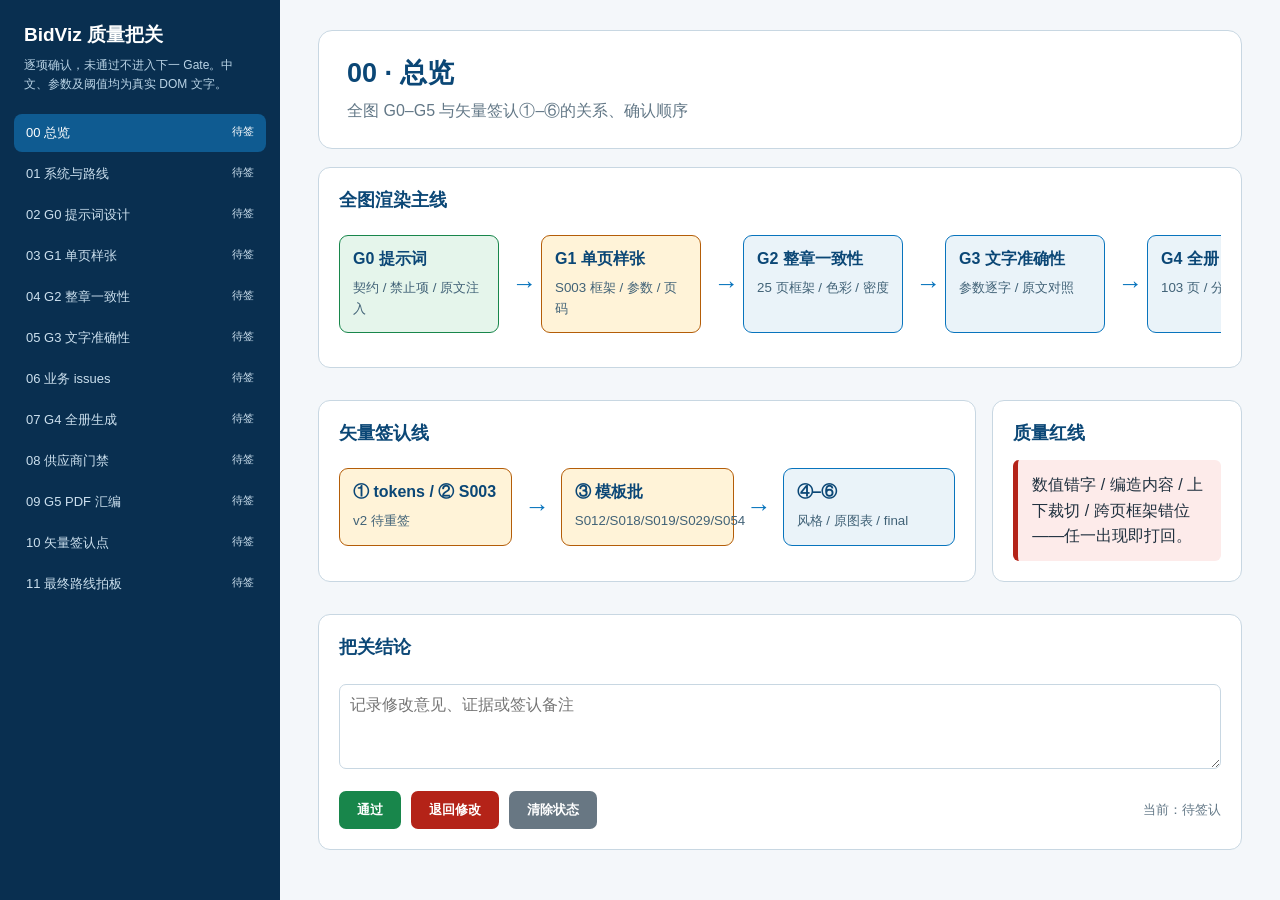
<file: docs/quality-gates.html>
<!doctype html>
<html lang="zh-CN">
<head>
<meta charset="utf-8">
<meta name="viewport" content="width=device-width,initial-scale=1">
<title>BidViz 质量把关控制台</title>
<style>
:root{--navy:#0b4776;--blue:#0874bd;--pale:#eaf3f9;--bg:#f4f7fa;--text:#20313f;--muted:#637887;--line:#c8d7e2;--green:#18864b;--greenbg:#e5f5eb;--orange:#b45d08;--orangebg:#fff3d8;--red:#b42318;--redbg:#fdebea;--gray:#687783;--graybg:#eef2f5}
*{box-sizing:border-box}html,body{height:100%;margin:0;font-family:"Microsoft YaHei UI","Microsoft YaHei","Noto Sans CJK SC",sans-serif;color:var(--text);background:var(--bg)}
body{display:grid;grid-template-columns:280px 1fr;overflow:hidden}.side{background:#092f50;color:#fff;padding:22px 14px;overflow:auto}.side h1{font-size:19px;margin:0 10px 8px}.side p{font-size:12px;color:#b9d3e5;margin:0 10px 20px;line-height:1.6}.nav{display:block;width:100%;border:0;background:transparent;color:#cce0ee;text-align:left;padding:10px 12px;border-radius:8px;margin:3px 0;cursor:pointer;font-size:13px}.nav:hover,.nav.active{background:#0f5b91;color:#fff}.nav .state{float:right;font-size:11px}.main{overflow:auto;padding:30px 38px 90px}.gate{display:none;max-width:1260px;margin:auto}.gate.active{display:block}.hero{background:#fff;border:1px solid var(--line);border-radius:14px;padding:24px 28px;margin-bottom:18px}.hero h2{font-size:27px;color:var(--navy);margin:0 0 7px}.hero p{color:var(--muted);margin:0;line-height:1.6}.card{background:#fff;border:1px solid var(--line);border-radius:12px;padding:20px;margin:16px 0}.card h3{margin:0 0 15px;color:var(--navy);font-size:18px}.flow{display:flex;align-items:stretch;gap:12px;overflow:auto;padding:8px 0 14px}.node{min-width:160px;flex:1;border:1px solid var(--blue);background:var(--pale);border-radius:9px;padding:13px}.node b{display:block;color:var(--navy);margin-bottom:7px}.node small{line-height:1.6;color:#416277}.node.pending{background:var(--orangebg);border-color:var(--orange)}.node.pass{background:var(--greenbg);border-color:var(--green)}.node.stop{background:var(--redbg);border-color:var(--red)}.arrow{display:flex;align-items:center;font-size:25px;color:var(--blue);min-width:18px}.grid2{display:grid;grid-template-columns:1fr 1fr;gap:16px}.grid3{display:grid;grid-template-columns:repeat(3,1fr);gap:14px}.matrix{width:100%;border-collapse:collapse;font-size:13px}.matrix th{background:var(--navy);color:#fff;text-align:left;padding:10px}.matrix td{border:1px solid var(--line);padding:10px;vertical-align:top;line-height:1.55}.matrix tr:nth-child(even) td{background:#f8fbfd}.checklist{padding:0;margin:0;list-style:none}.checklist li{padding:8px 0;border-bottom:1px dashed var(--line);line-height:1.45}.checklist li:before{content:"□";color:var(--blue);font-weight:bold;margin-right:8px}.alert{border-left:5px solid var(--red);background:var(--redbg);padding:12px 14px;border-radius:6px;line-height:1.6}.note{border-left:5px solid var(--orange);background:var(--orangebg);padding:12px 14px;border-radius:6px;line-height:1.6}.ok{border-left:5px solid var(--green);background:var(--greenbg);padding:12px 14px;border-radius:6px;line-height:1.6}.decision{display:flex;gap:10px;margin-top:18px;align-items:center}.decision button{border:0;padding:10px 18px;border-radius:7px;color:#fff;font-weight:700;cursor:pointer}.approve{background:var(--green)}.reject{background:var(--red)}.reset{background:var(--gray)}textarea{width:100%;min-height:85px;border:1px solid var(--line);border-radius:7px;padding:10px;font:inherit;margin-top:10px}.statusbar{margin-left:auto;color:var(--muted);font-size:13px}.timeline{display:grid;grid-template-columns:repeat(9,1fr);gap:8px}.step{text-align:center;padding:12px 7px;border:1px solid var(--blue);border-radius:8px;background:var(--pale)}.step b{display:block;color:var(--navy)}.step small{display:block;margin-top:5px}.choice{border:1px solid var(--line);padding:13px;border-radius:9px;background:#fff}.choice h4{margin:0 0 7px;color:var(--navy)}@media(max-width:900px){body{grid-template-columns:1fr}.side{display:none}.main{padding:16px}.grid2,.grid3{grid-template-columns:1fr}.timeline{grid-template-columns:repeat(2,1fr)}}
@media print{body{display:block;overflow:visible}.side,.decision,textarea{display:none}.main{padding:0}.gate{display:block!important;page-break-after:always}.card,.hero{break-inside:avoid}}
</style>
</head>
<body>
<aside class="side"><h1>BidViz 质量把关</h1><p>逐项确认，未通过不进入下一 Gate。中文、参数及阈值均为真实 DOM 文字。</p><nav id="nav"></nav></aside>
<main class="main"><div id="root"></div></main>
<script>
const gates=[
{id:'00',title:'总览',desc:'全图 G0–G5 与矢量签认①–⑥的关系、确认顺序',body:`
<div class="card"><h3>全图渲染主线</h3><div class="flow"><div class="node pass"><b>G0 提示词</b><small>契约 / 禁止项 / 原文注入</small></div><i class="arrow">→</i><div class="node pending"><b>G1 单页样张</b><small>S003 框架 / 参数 / 页码</small></div><i class="arrow">→</i><div class="node"><b>G2 整章一致性</b><small>25 页框架 / 色彩 / 密度</small></div><i class="arrow">→</i><div class="node"><b>G3 文字准确性</b><small>参数逐字 / 原文对照</small></div><i class="arrow">→</i><div class="node"><b>G4 全册</b><small>103 页 / 分章 Gate</small></div><i class="arrow">→</i><div class="node"><b>G5 交付</b><small>全局页码 / 检索层</small></div></div></div>
<div class="grid2"><div class="card"><h3>矢量签认线</h3><div class="flow"><div class="node pending"><b>① tokens / ② S003</b><small>v2 待重签</small></div><i class="arrow">→</i><div class="node pending"><b>③ 模板批</b><small>S012/S018/S019/S029/S054</small></div><i class="arrow">→</i><div class="node"><b>④–⑥</b><small>风格 / 原图表 / final</small></div></div></div><div class="card"><h3>质量红线</h3><div class="alert">数值错字 / 编造内容 / 上下裁切 / 跨页框架错位——任一出现即打回。</div></div></div>`},
{id:'01',title:'系统与路线',desc:'哪些由人决策、AI 生成、代码确定性执行；双路线如何处置',body:`<div class="card"><h3>职责分层</h3><div class="flow"><div class="node pending"><b>人决策</b><small>分类、page-plan、提示词、issues、供应商资格</small></div><i class="arrow">→</i><div class="node"><b>AI 生成</b><small>页面框架、图文内容、可见文字</small></div><i class="arrow">→</i><div class="node pass"><b>代码确定执行</b><small>分页、尺寸验证、隐藏层、PDF、全局页码</small></div></div></div><div class="grid2"><div class="card"><h3>路线 A · 全图主线</h3><p>视觉上限高、内容自适应；风险是错字、漂移、尺寸抽卡。</p></div><div class="card"><h3>路线 B · 矢量退路</h3><p>文字零错、可复现；用于参数密集页或全图路线失败时回退。</p></div></div><div class="note">待确认：全图为当前监督主线；矢量仅保留退路；决策件必须签认后冻结。</div>`},
{id:'02',title:'G0 提示词设计',desc:'输入注入、框架契约、内容保真、自由编排、视觉契约、负面清单',body:`<div class="grid2"><div class="card"><h3>输入注入</h3><ul class="checklist"><li>章名 / 节名 / 首个三级主题</li><li>原文全文；每页≤1500字，每节≤3页</li><li>8 类图像语汇</li><li>样板参考图：只锚定页眉/标题/页脚</li><li>真实项目名，禁止“XX工程项目”占位符</li></ul></div><div class="card"><h3>提示词六层</h3><ol><li>单页竖版约束</li><li>页面框架契约</li><li>内容保真</li><li>内容区自由编排</li><li>视觉契约</li><li>负面清单</li></ol></div></div><div class="card"><h3>负面清单</h3><div class="alert">禁 AI 页码；禁设计单位/审核人/日期/图号；禁英文句子/Logo/水印/二维码；禁原文外工序、参数和承诺。</div></div>`},
{id:'03',title:'G1 单页样张',desc:'S003 的竖版、框架、参数、页码、无裁切、检索层',body:`<div class="card"><h3>生成流程</h3><div class="flow"><div class="node"><b>原文+分类</b><small>1213字 / B工艺型</small></div><i class="arrow">→</i><div class="node"><b>提示词v2</b><small>框架契约+禁止项</small></div><i class="arrow">→</i><div class="node"><b>参考图</b><small>1张框架锚定</small></div><i class="arrow">→</i><div class="node pending"><b>api7900 2K</b><small>2048×2896</small></div><i class="arrow">→</i><div class="node pass"><b>PDF样张</b><small>全局页码+隐藏层</small></div></div></div><div class="card"><h3>验收矩阵</h3><table class="matrix"><tr><th>检查点</th><th>当前证据</th><th>标准</th></tr><tr><td>竖版单页</td><td>2048×2896；非封面/非对开</td><td>必须</td></tr><tr><td>框架一致</td><td>页眉、章标题、节标题、天际线页脚</td><td>肉眼确认</td></tr><tr><td>技术参数</td><td>2至3米 / 0.3m³ / C25 / 150mm / 300mm / 12kN</td><td>逐字全对</td></tr><tr><td>AI页码</td><td>图内无页码</td><td>必须为0</td></tr><tr><td>PDF页码</td><td>底部矢量“— 1 —”</td><td>文本层命中</td></tr><tr><td>无裁切/检索</td><td>contain；Ctrl+F命中原文</td><td>双门禁通过</td></tr></table></div>`},
{id:'04',title:'G2 整章一致性',desc:'25 页抽检时序图、首/中/尾代表页、六维评分、停止条件',body:`<div class="card"><h3>第一章 25 页抽检时序</h3><div class="timeline"><div class="step"><b>P1</b><small>参数页</small></div><div class="step"><b>P4</b><small>S003 工艺</small></div><div class="step"><b>P10</b><small>构造页</small></div><div class="step"><b>P17</b><small>接头页</small></div><div class="step"><b>P25</b><small>检验页</small></div><div class="step"><b>随机×3</b><small>共8/25人工审</small></div></div></div><div class="card"><h3>六维一致性评分</h3><table class="matrix"><tr><th>维度</th><th>方法</th><th>阈值</th></tr><tr><td>页眉位置与高度</td><td>边界差值</td><td>±8 px</td></tr><tr><td>章/节标题</td><td>关键线坐标</td><td>±12 px</td></tr><tr><td>主色板</td><td>颜色聚类</td><td>深蓝/浅蓝灰稳定</td></tr><tr><td>文字密度</td><td>OCR字高+字符量</td><td>无极小字页</td></tr><tr><td>表格/卡片</td><td>表头色/线宽/图标</td><td>不突变</td></tr><tr><td>页脚</td><td>模板匹配</td><td>同位且无AI页码</td></tr></table><div class="alert">连续2页超阈值，立即暂停批量生成并退回G0。</div></div>`},
{id:'05',title:'G3 文字准确性',desc:'Diff 流程图 + P0–P3 分级矩阵',body:`<div class="card"><h3>逐字 Diff 流程</h3><div class="flow"><div class="node"><b>原文期望串</b><small>标题/参数/单位/表格/正文</small></div><i class="arrow">→</i><div class="node"><b>区域裁剪</b><small>标题/KPI/表格/正文</small></div><i class="arrow">→</i><div class="node pending"><b>OCR/VLM回读</b><small>保留原始串</small></div><i class="arrow">→</i><div class="node"><b>归一化</b><small>空白/全半角/单位</small></div><i class="arrow">→</i><div class="node stop"><b>逐字Diff</b><small>数字单位单独标红</small></div></div></div><div class="card"><h3>分级门禁</h3><table class="matrix"><tr><th>级别</th><th>对象</th><th>阈值</th></tr><tr><td>P0</td><td>项目/章/节/KPI/型号/单位</td><td>零容错</td></tr><tr><td>P1</td><td>风险条件/验收条件/承诺时限/顺序</td><td>零容错</td></tr><tr><td>P2</td><td>普通正文每页抽3段</td><td>累计≥2处重画</td></tr><tr><td>P3</td><td>表格首/中/末行+所有数字</td><td>错位或串列重画</td></tr></table></div><div class="alert">已知风险：3295m→3293m；“XX工程项目”；AI自造页码。三类必须专项扫描。</div>`},
{id:'06',title:'业务 issues',desc:'7 条 open issue 的确认、修正、豁免与留痕',body:`<div class="card"><h3>状态机</h3><div class="flow"><div class="node stop"><b>OPEN</b><small>自动规则命中，阻断final</small></div><i class="arrow">→</i><div class="node pending"><b>人工决断</b><small>看原文/位置/证据</small></div><i class="arrow">→</i><div class="node pass"><b>CONFIRMED</b><small>采用指定口径</small></div><div class="node"><b>WAIVED</b><small>豁免但必须留痕</small></div><i class="arrow">→</i><div class="node"><b>锁定页面口径</b></div><i class="arrow">→</i><div class="node pass"><b>PASS</b><small>open=0</small></div></div></div><div class="grid2"><div class="card"><h3>当前7条</h3><ul><li>缺单位×2：如“C25混凝土60厚”</li><li>口径冲突×1：1h vs 8h</li><li>模糊承诺×3：“约/左右”</li><li>不可推日期×1：仅有60日历天</li></ul></div><div class="card"><h3>每条必填</h3><p>原文摘录、block_id/source_page、建议口径、状态、决断人、时间、证据。缺一项不得关闭。</p></div></div>`},
{id:'07',title:'G4 全册生成',desc:'103 页分章 Gate、成本与停止条件',body:`<div class="card"><h3>九章生产时序</h3><div class="timeline"><div class="step"><b>总述</b><small>1页</small></div><div class="step"><b>一章</b><small>25页</small></div><div class="step"><b>二章</b><small>9页</small></div><div class="step"><b>三章</b><small>14页</small></div><div class="step"><b>四章</b><small>13页</small></div><div class="step"><b>五章</b><small>18页</small></div><div class="step"><b>六章</b><small>6页</small></div><div class="step"><b>七章</b><small>12页</small></div><div class="step"><b>八章</b><small>5页</small></div></div></div><div class="grid2"><div class="card"><h3>每章 Gate</h3><ul class="checklist"><li>页数与page-plan一致</li><li>实际宽度≥2048</li><li>首/中/尾框架一致</li><li>按G3抽验文字</li><li>单章PDF无裁切、页码连续、可搜索</li></ul></div><div class="card"><h3>成本与停止</h3><p>103页×¥0.08=¥8.24；含50%余量¥12.36。</p><div class="alert">尺寸不达标率>20%，或连续2页错字/框架漂移，暂停该章。</div></div></div>`},
{id:'08',title:'供应商门禁',desc:'尺寸、锐度、稳定性、参考图、成本与资格矩阵',body:`<div class="card"><h3>当前生产顺序</h3><div class="flow"><div class="node pass"><b>第一优先级</b><small>api7900 / gpt-image-2 / 2048×2896 / ¥0.08</small></div><i class="arrow">→</i><div class="node pending"><b>第二优先级</b><small>yoshub / gpt-image-2-2K/4K</small></div><i class="arrow">→</i><div class="node stop"><b>其他通道</b><small>仅档案，不自动使用</small></div></div></div><div class="card"><h3>资格矩阵</h3><table class="matrix"><tr><th>通道</th><th>实际尺寸</th><th>锐度</th><th>坑位</th><th>结论</th></tr><tr><td>api7900 gpt-image-2</td><td>2048×2896</td><td>极佳</td><td>4K档仅2416×3424且略软</td><td>主力2K</td></tr><tr><td>yoshub gpt-image-2</td><td>2352×3520</td><td>当前最锐</td><td>池间歇503</td><td>回退</td></tr><tr><td>taomu 2.5</td><td>2048或1055抽卡</td><td>略软</td><td>需重掷</td><td>档案</td></tr><tr><td>grok imagine</td><td>768–1664宽</td><td>低/中</td><td>无视size、可能编造</td><td>淘汰</td></tr><tr><td>toapis official</td><td>2048×2896</td><td>好</td><td>异步、8.36积分/张</td><td>档案</td></tr></table></div>`},
{id:'09',title:'G5 PDF 汇编',desc:'contain 无损置入、24pt 页码带、全局页码、隐藏层',body:`<div class="card"><h3>汇编流水线</h3><div class="flow"><div class="node"><b>整页PNG</b><small>候选取最高质量</small></div><i class="arrow">→</i><div class="node pass"><b>contain等比</b><small>不裁上下</small></div><i class="arrow">→</i><div class="node"><b>底部24pt白带</b><small>图不进入页码带</small></div><i class="arrow">→</i><div class="node pass"><b>矢量全局页码</b><small>— N —，1..103</small></div><i class="arrow">→</i><div class="node"><b>隐藏检索层</b><small>原文全文可Ctrl+F</small></div></div></div><div class="grid2"><div class="card"><h3>自动门禁</h3><ul class="checklist"><li>103页无缺重空白</li><li>A3竖版297×420mm</li><li>图片bbox在媒介框内</li><li>页码1..103仅底部居中</li><li>AI图内OCR无页码</li><li>每章关键词可搜索</li><li>目录书签与页码对应</li></ul></div><div class="card"><h3>肉眼门禁</h3><ul class="checklist"><li>首/章切换/末页页码</li><li>上下页眉页脚完整</li><li>左右白边自然</li><li>100%缩放小字清晰</li><li>连续翻页节奏稳定</li></ul></div></div>`},
{id:'10',title:'矢量签认点',desc:'tokens、S003、模板批、风格种子、原图表、最终签发',body:`<div class="card"><h3>①–⑥ 时序</h3><div class="flow"><div class="node pending"><b>① tokens v1.1</b><small>色板/字号/间距</small></div><i class="arrow">→</i><div class="node pending"><b>② S003 v2</b><small>contact sheet / 哈希</small></div><i class="arrow">→</i><div class="node pending"><b>③ 模板批</b><small>B/D/E/H 代表页</small></div><i class="arrow">→</i><div class="node"><b>④ 风格种子</b></div><i class="arrow">→</i><div class="node"><b>⑤ 原图表</b><small>47表+60图</small></div><i class="arrow">→</i><div class="node"><b>⑥ Final</b></div></div></div><div class="note">建议：若全图路线G2/G3通过，矢量路线保留为参数密集页退路，不继续投入阶段4–7。</div>`},
{id:'11',title:'最终路线拍板',desc:'依据第一章实测选择全图、矢量或混合',body:`<div class="card"><h3>决策树</h3><div class="flow"><div class="node pending"><b>Q1 框架一致？</b></div><i class="arrow">→</i><div class="node pending"><b>Q2 P0/P1零错？</b></div><i class="arrow">→</i><div class="node pending"><b>Q3 屏显质量优于矢量？</b></div></div><div class="grid3"><div class="choice"><h4>否：退回G0</h4><p>加强契约/参考图，重跑S003及整章。</p></div><div class="choice"><h4>部分失败：混合</h4><p>场景页全图；参数/时效/检验页矢量；关键数字叠印。</p></div><div class="choice"><h4>全部通过：全图</h4><p>章章Gate生成103页，进入G4→G5。</p></div></div></div><div class="ok">此页不提前拍板；先完成G0→G1→G2→G3，用第一章真实证据选择。</div>`}
];
const nav=document.getElementById('nav'),root=document.getElementById('root');
function saved(id){return JSON.parse(localStorage.getItem('bidviz-gate-'+id)||'{"status":"pending","note":""}')}
function render(){nav.innerHTML='';root.innerHTML='';gates.forEach((g,i)=>{const s=saved(g.id);const b=document.createElement('button');b.className='nav'+(i===0?' active':'');b.dataset.id=g.id;b.innerHTML=`${g.id} ${g.title}<span class="state">${s.status==='approved'?'通过':s.status==='rejected'?'退回':'待签'}</span>`;nav.appendChild(b);const sec=document.createElement('section');sec.className='gate'+(i===0?' active':'');sec.id='g-'+g.id;sec.innerHTML=`<div class="hero"><h2>${g.id} · ${g.title}</h2><p>${g.desc}</p></div>${g.body}<div class="card"><h3>把关结论</h3><textarea placeholder="记录修改意见、证据或签认备注">${s.note}</textarea><div class="decision"><button class="approve">通过</button><button class="reject">退回修改</button><button class="reset">清除状态</button><span class="statusbar">当前：${s.status==='approved'?'已通过':s.status==='rejected'?'已退回':'待签认'}</span></div></div>`;root.appendChild(sec)});bind()}
function bind(){document.querySelectorAll('.nav').forEach(b=>b.onclick=()=>{document.querySelectorAll('.nav,.gate').forEach(x=>x.classList.remove('active'));b.classList.add('active');document.getElementById('g-'+b.dataset.id).classList.add('active')});document.querySelectorAll('.gate').forEach(sec=>{const id=sec.id.slice(2),ta=sec.querySelector('textarea');sec.querySelector('.approve').onclick=()=>save(id,'approved',ta.value);sec.querySelector('.reject').onclick=()=>save(id,'rejected',ta.value);sec.querySelector('.reset').onclick=()=>{localStorage.removeItem('bidviz-gate-'+id);render()};ta.onchange=()=>save(id,saved(id).status,ta.value,false)})}
function save(id,status,note,rerender=true){localStorage.setItem('bidviz-gate-'+id,JSON.stringify({status,note,at:new Date().toISOString()}));if(rerender)render()}
render();
</script>
</body></html>
</file>
